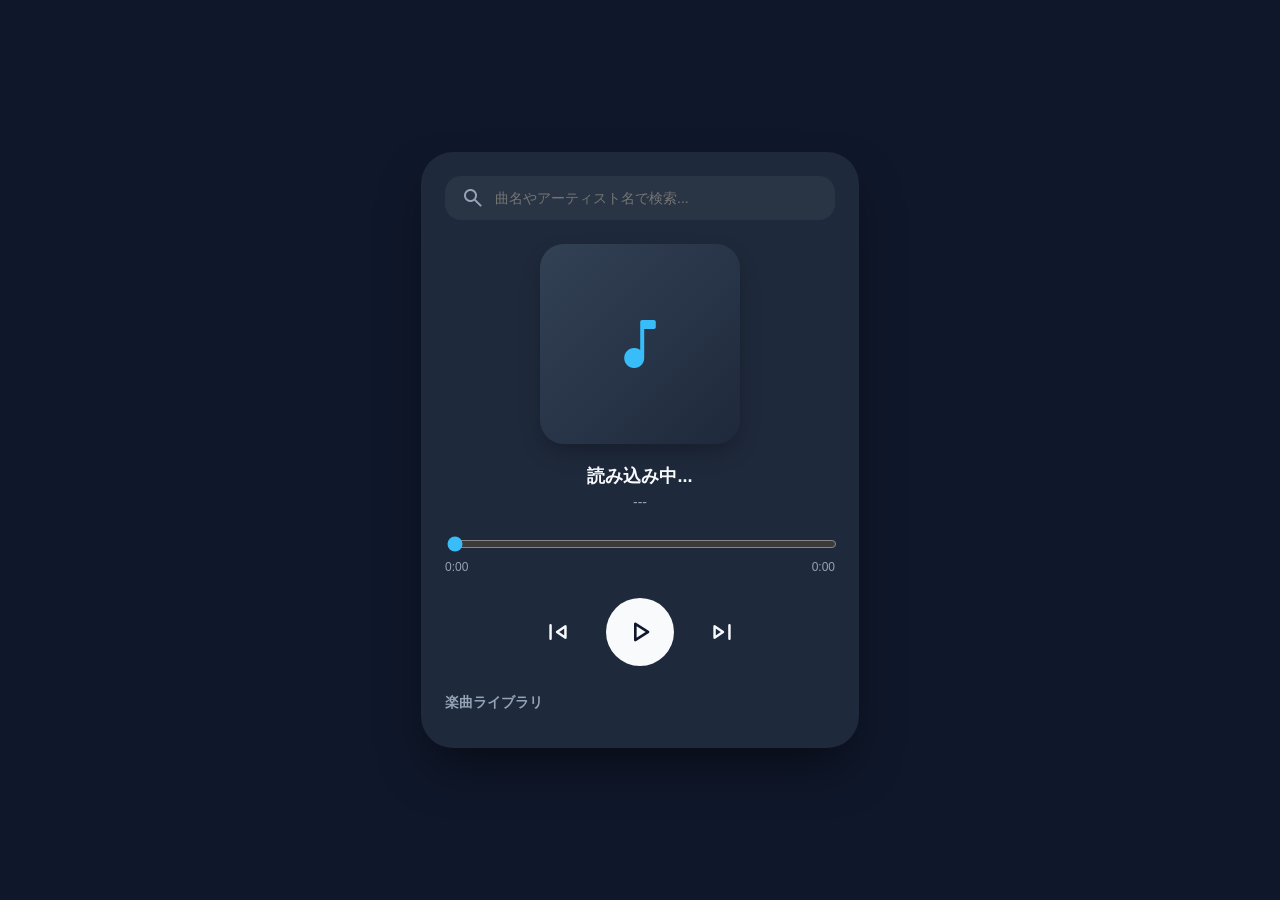
<file: test.html>
<!DOCTYPE html>
<html lang="ja">
<head>
    <meta charset="UTF-8">
    <meta name="viewport" content="width=device-width, initial-scale=1.0">
    <title>Elegant Music Player</title>
    <link rel="stylesheet" href="https://fonts.googleapis.com/css2?family=Material+Symbols+Rounded:opsz,wght,FILL,GRAD@24,400,1,0" />
    
    <style>
        /* 🎨 CSS（デザイン）をここに統合しました */
        :root {
            --bg-color: #0f172a;
            --card-bg: #1e293b;
            --text-main: #f8fafc;
            --text-sub: #94a3b8;
            --accent: #38bdf8;
        }

        body {
            margin: 0;
            padding: 0;
            box-sizing: border-box;
            font-family: -apple-system, BlinkMacSystemFont, "Segoe UI", Roboto, Helvetica, Arial, sans-serif;
            background-color: var(--bg-color);
            color: var(--text-main);
            display: flex;
            justify-content: center;
            align-items: center;
            min-height: 100vh;
            padding: 20px;
        }

        .player-container {
            width: 100%;
            max-width: 390px;
            background: var(--card-bg);
            padding: 24px;
            border-radius: 32px;
            box-shadow: 0 25px 50px -12px rgba(0, 0, 0, 0.5);
        }

        .search-box {
            display: flex;
            align-items: center;
            background: rgba(255, 255, 255, 0.05);
            padding: 10px 16px;
            border-radius: 16px;
            margin-bottom: 24px;
        }

        .search-box span {
            color: var(--text-sub);
            margin-right: 8px;
        }

        .search-box input {
            background: none;
            border: none;
            color: var(--text-main);
            width: 100%;
            font-size: 14px;
            outline: none;
        }

        .main-player {
            text-align: center;
            margin-bottom: 24px;
        }

        .track-artwork {
            width: 200px;
            height: 200px;
            background: linear-gradient(135deg, #334155, #1e293b);
            margin: 0 auto 20px auto;
            border-radius: 24px;
            display: flex;
            justify-content: center;
            align-items: center;
            box-shadow: 0 10px 25px -5px rgba(0, 0, 0, 0.3);
            overflow: hidden;
        }

        .track-artwork span {
            font-size: 64px;
            color: var(--accent);
        }

        .track-info h2 {
            font-size: 18px;
            margin: 0 0 6px 0;
            font-weight: 600;
            white-space: nowrap;
            overflow: hidden;
            text-overflow: ellipsis;
        }

        .track-info p {
            font-size: 14px;
            color: var(--text-sub);
            margin: 0;
            white-space: nowrap;
            overflow: hidden;
            text-overflow: ellipsis;
        }

        .progress-area {
            margin-bottom: 24px;
        }

        .progress-area input[type="range"] {
            width: 100%;
            accent-color: var(--accent);
            cursor: pointer;
        }

        .time-info {
            display: flex;
            justify-content: space-between;
            font-size: 12px;
            color: var(--text-sub);
            margin-top: 4px;
        }

        .controls {
            display: flex;
            justify-content: center;
            align-items: center;
            gap: 24px;
            margin-bottom: 28px;
        }

        .action-btn {
            background: none;
            border: none;
            color: var(--text-main);
            cursor: pointer;
            padding: 8px;
            display: flex;
            align-items: center;
            justify-content: center;
            transition: transform 0.2s;
        }

        .action-btn span {
            font-size: 32px;
        }

        .action-btn:active {
            transform: scale(0.9);
        }

        .play-pause {
            background: var(--text-main);
            color: var(--bg-color);
            border-radius: 50%;
            padding: 16px;
        }

        .play-pause span {
            font-size: 36px;
        }

        .playlist-section h3 {
            font-size: 14px;
            color: var(--text-sub);
            margin-bottom: 12px;
        }

        #playlist {
            list-style: none;
            padding: 0;
            margin: 0;
            max-height: 180px;
            overflow-y: auto;
        }

        #playlist li {
            padding: 12px 16px;
            border-radius: 12px;
            cursor: pointer;
            display: flex;
            justify-content: space-between;
            align-items: center;
            margin-bottom: 6px;
            background: rgba(255, 255, 255, 0.02);
        }

        #playlist li:hover {
            background: rgba(255, 255, 255, 0.05);
        }

        #playlist li.active {
            background: rgba(56, 189, 248, 0.15);
            color: var(--accent);
        }

        #playlist li .artist-name {
            font-size: 12px;
            color: var(--text-sub);
        }
    </style>
</head>
<body>

    <div class="player-container">
        <div class="search-box">
            <span class="material-symbols-rounded">search</span>
            <input type="text" id="search-input" placeholder="曲名やアーティスト名で検索...">
        </div>

        <div class="main-player">
            <div class="track-artwork" id="artwork">
                <span class="material-symbols-rounded">music_note</span>
            </div>
            <div class="track-info">
                <h2 id="track-title">読み込み中...</h2>
                <p id="track-artist">---</p>
            </div>
        </div>

        <div class="progress-area">
            <input type="range" id="progress-bar" min="0" max="100" value="0">
            <div class="time-info">
                <span id="current-time">0:00</span>
                <span id="total-duration">0:00</span>
            </div>
        </div>

        <div class="controls">
            <button id="prev-btn" class="action-btn">
                <span class="material-symbols-rounded">skip_previous</span>
            </button>
            <button id="play-btn" class="action-btn play-pause">
                <span class="material-symbols-rounded" id="play-icon">play_arrow</span>
            </button>
            <button id="next-btn" class="action-btn">
                <span class="material-symbols-rounded">skip_next</span>
            </button>
        </div>

        <div class="playlist-section">
            <h3>楽曲ライブラリ</h3>
            <ul id="playlist"></ul>
        </div>
    </div>

    <audio id="audio-element"></audio>

    <script>
        /* 🧠 検索＆プレイヤーロジック（JavaScript）もここに統合しました */
        let currentTrackIndex = 0;
        let isPlaying = false;
        let searchResults = [];

        const audio = document.getElementById("audio-element");
        const playBtn = document.getElementById("play-btn");
        const playIcon = document.getElementById("play-icon");
        const prevBtn = document.getElementById("prev-btn");
        const nextBtn = document.getElementById("next-btn");
        const progressBar = document.getElementById("progress-bar");
        const currentTimeEl = document.getElementById("current-time");
        const durationTimeEl = document.getElementById("total-duration");
        const trackTitle = document.getElementById("track-title");
        const trackArtist = document.getElementById("track-artist");
        const playlist = document.getElementById("playlist");
        const searchInput = document.getElementById("search-input");

        // iTunes APIから楽曲を検索
        async function searchMusic(keyword) {
            if (!keyword) return;
            const url = `https://itunes.apple.com/search?term=${encodeURIComponent(keyword)}&country=jp&entity=musicTrack&limit=10`;
            
            try {
                const response = await fetch(url);
                const data = await response.json();
                
                searchResults = data.results.map((track, index) => ({
                    id: index,
                    title: track.trackName,
                    artist: track.artistName,
                    url: track.previewUrl,
                    artwork: track.artworkUrl100.replace('100x100bb', '400x400bb') // 画像を高画質化
                }));
                
                renderPlaylist(searchResults);
                if (searchResults.length > 0) {
                    loadTrack(0);
                }
            } catch (error) {
                console.error("検索エラー:", error);
            }
        }

        // 入力時のディレイ検索
        let typingTimer;
        searchInput.oninput = (e) => {
            clearTimeout(typingTimer);
            const keyword = e.target.value;
            typingTimer = setTimeout(() => {
                searchMusic(keyword);
            }, 500);
        };

        function loadTrack(index) {
            if (searchResults.length === 0) return;
            currentTrackIndex = index;
            const track = searchResults[index];
            audio.src = track.url;
            trackTitle.textContent = track.title;
            trackArtist.textContent = track.artist;
            
            const artworkEl = document.getElementById("artwork");
            if (track.artwork) {
                artworkEl.innerHTML = `<img src="${track.artwork}" style="width:100%; height:100%; object-fit:cover;">`;
            } else {
                artworkEl.innerHTML = `<span class="material-symbols-rounded">music_note</span>`;
            }
            
            updatePlaylistHighlight();
            updateMediaSessionMetadata(track);
        }

        function togglePlay() {
            if (searchResults.length === 0) return;
            if (isPlaying) {
                audio.pause();
            } else {
                audio.play().catch(err => console.log(err));
            }
        }

        audio.onplay = () => {
            isPlaying = true;
            playIcon.textContent = "pause";
            if ('mediaSession' in navigator) navigator.mediaSession.playbackState = "playing";
        };

        audio.onpause = () => {
            isPlaying = false;
            playIcon.textContent = "play_arrow";
            if ('mediaSession' in navigator) navigator.mediaSession.playbackState = "paused";
        };

        function nextTrack() {
            if (searchResults.length === 0) return;
            let index = currentTrackIndex + 1;
            if (index >= searchResults.length) index = 0;
            loadTrack(index);
            audio.play();
        }

        function prevTrack() {
            if (searchResults.length === 0) return;
            let index = currentTrackIndex - 1;
            if (index < 0) index = searchResults.length - 1;
            loadTrack(index);
            audio.play();
        }

        audio.ontimeupdate = () => {
            if (audio.duration) {
                const progress = (audio.currentTime / audio.duration) * 100;
                progressBar.value = progress;
                currentTimeEl.textContent = formatTime(audio.currentTime);
                durationTimeEl.textContent = formatTime(audio.duration);
            }
        };

        progressBar.oninput = () => {
            const seekTime = (progressBar.value / 100) * audio.duration;
            audio.currentTime = seekTime;
        };

        audio.onended = () => nextTrack();

        function renderPlaylist(tracks) {
            playlist.innerHTML = "";
            tracks.forEach(track => {
                const li = document.createElement("li");
                li.dataset.id = track.id;
                li.innerHTML = `
                    <div style="flex:1; white-space:nowrap; overflow:hidden; text-overflow:ellipsis; padding-right:10px;">${track.title}</div>
                    <div class="artist-name" style="max-width:120px; white-space:nowrap; overflow:hidden; text-overflow:ellipsis;">${track.artist}</div>
                `;
                li.onclick = () => {
                    loadTrack(track.id);
                    audio.play();
                };
                playlist.appendChild(li);
            });
            updatePlaylistHighlight();
        }

        function updatePlaylistHighlight() {
            const items = playlist.querySelectorAll("li");
            items.forEach(item => {
                if (parseInt(item.dataset.id) === currentTrackIndex) {
                    item.classList.add("active");
                } else {
                    item.classList.remove("active");
                }
            });
        }

        function formatTime(secs) {
            const min = Math.floor(secs / 60);
            const sec = Math.floor(secs % 60);
            return `${min}:${sec < 10 ? '0' : ''}${sec}`;
        }

        function setupMediaSession() {
            if ('mediaSession' in navigator) {
                navigator.mediaSession.setActionHandler('play', () => togglePlay());
                navigator.mediaSession.setActionHandler('pause', () => togglePlay());
                navigator.mediaSession.setActionHandler('previoustrack', () => prevTrack());
                navigator.mediaSession.setActionHandler('nexttrack', () => nextTrack());
            }
        }

        function updateMediaSessionMetadata(track) {
            if ('mediaSession' in navigator) {
                navigator.mediaSession.metadata = new MediaMetadata({
                    title: track.title,
                    artist: track.artist,
                    album: "iTunes Search Player",
                    artwork: [{ src: track.artwork || 'https://via.placeholder.com/512', sizes: '512x512', type: 'image/png' }]
                });
            }
        }

        playBtn.onclick = togglePlay;
        nextBtn.onclick = nextTrack;
        prevBtn.onclick = prevTrack;

        window.onload = () => {
            setupMediaSession();
            searchMusic("Vaundy"); // 初期表示として人気の曲を検索しておきます
        };
    </script>
</body>
</html>
</file>
